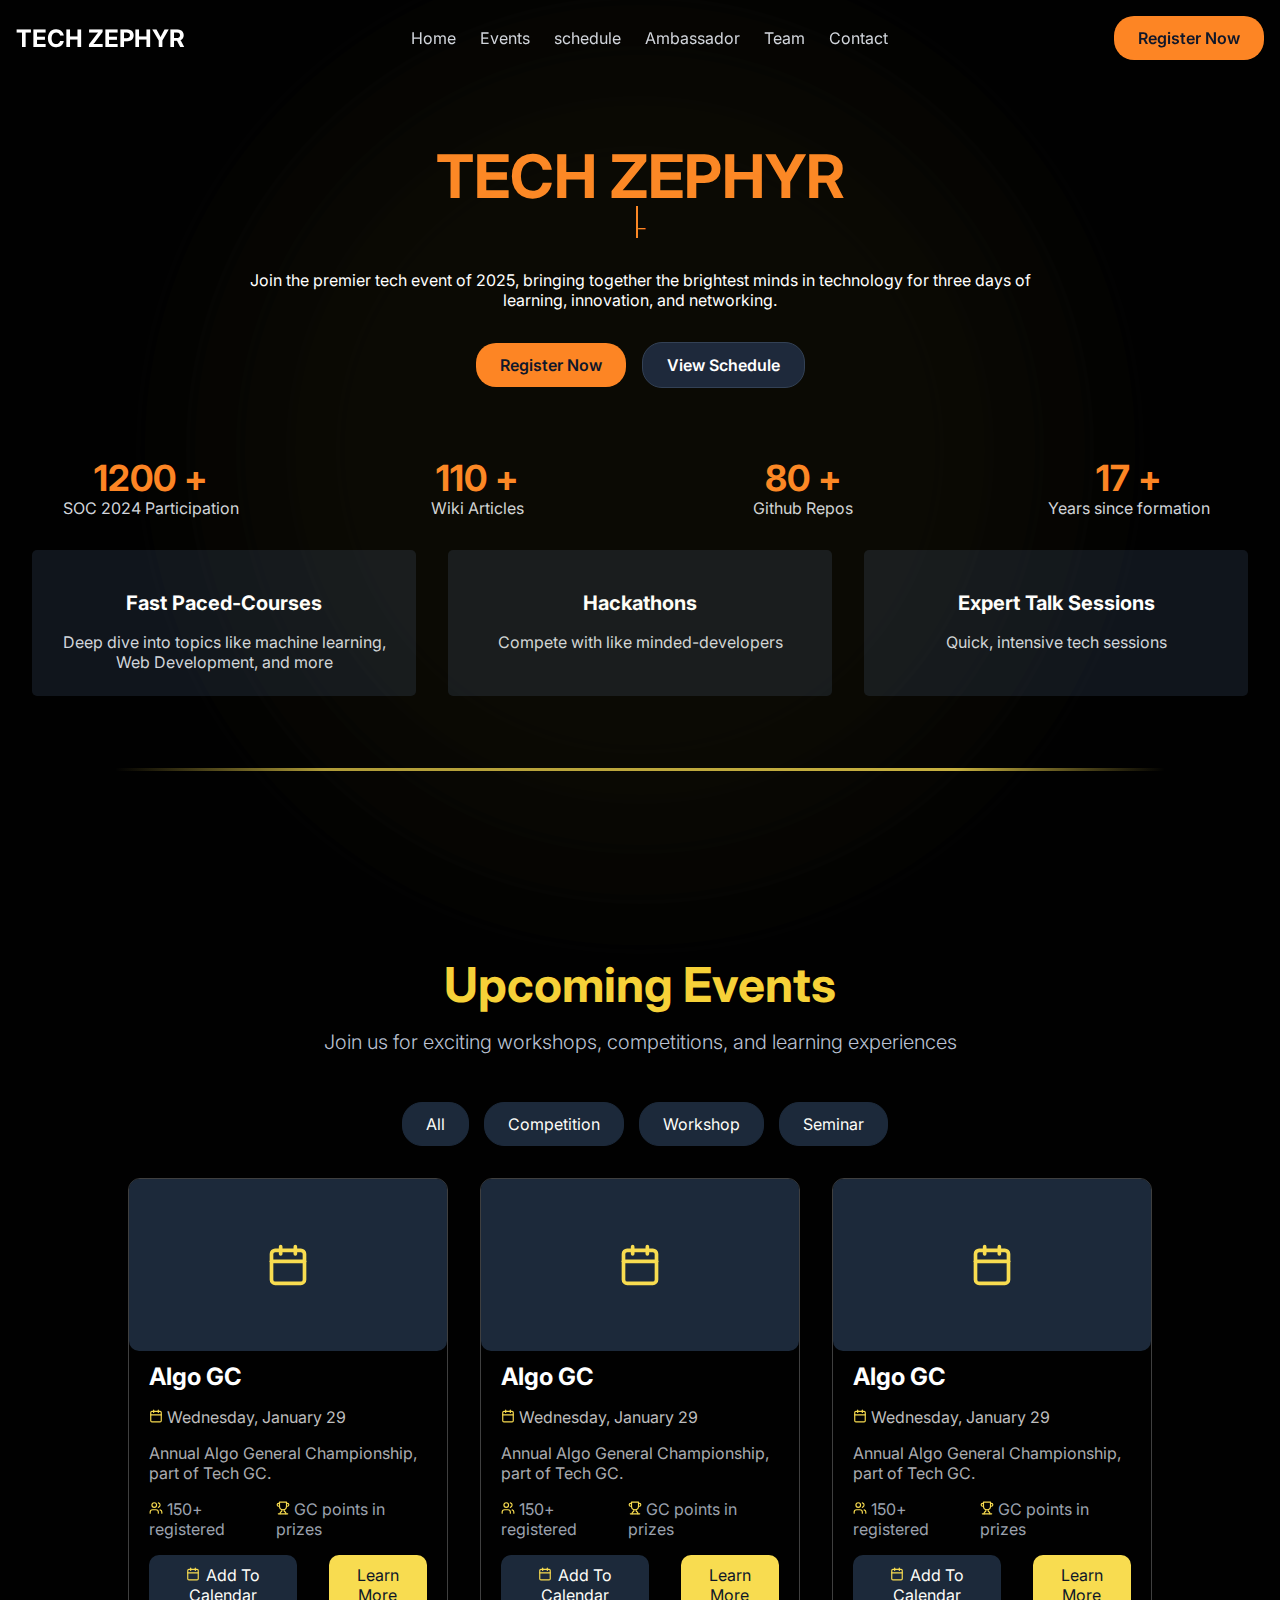
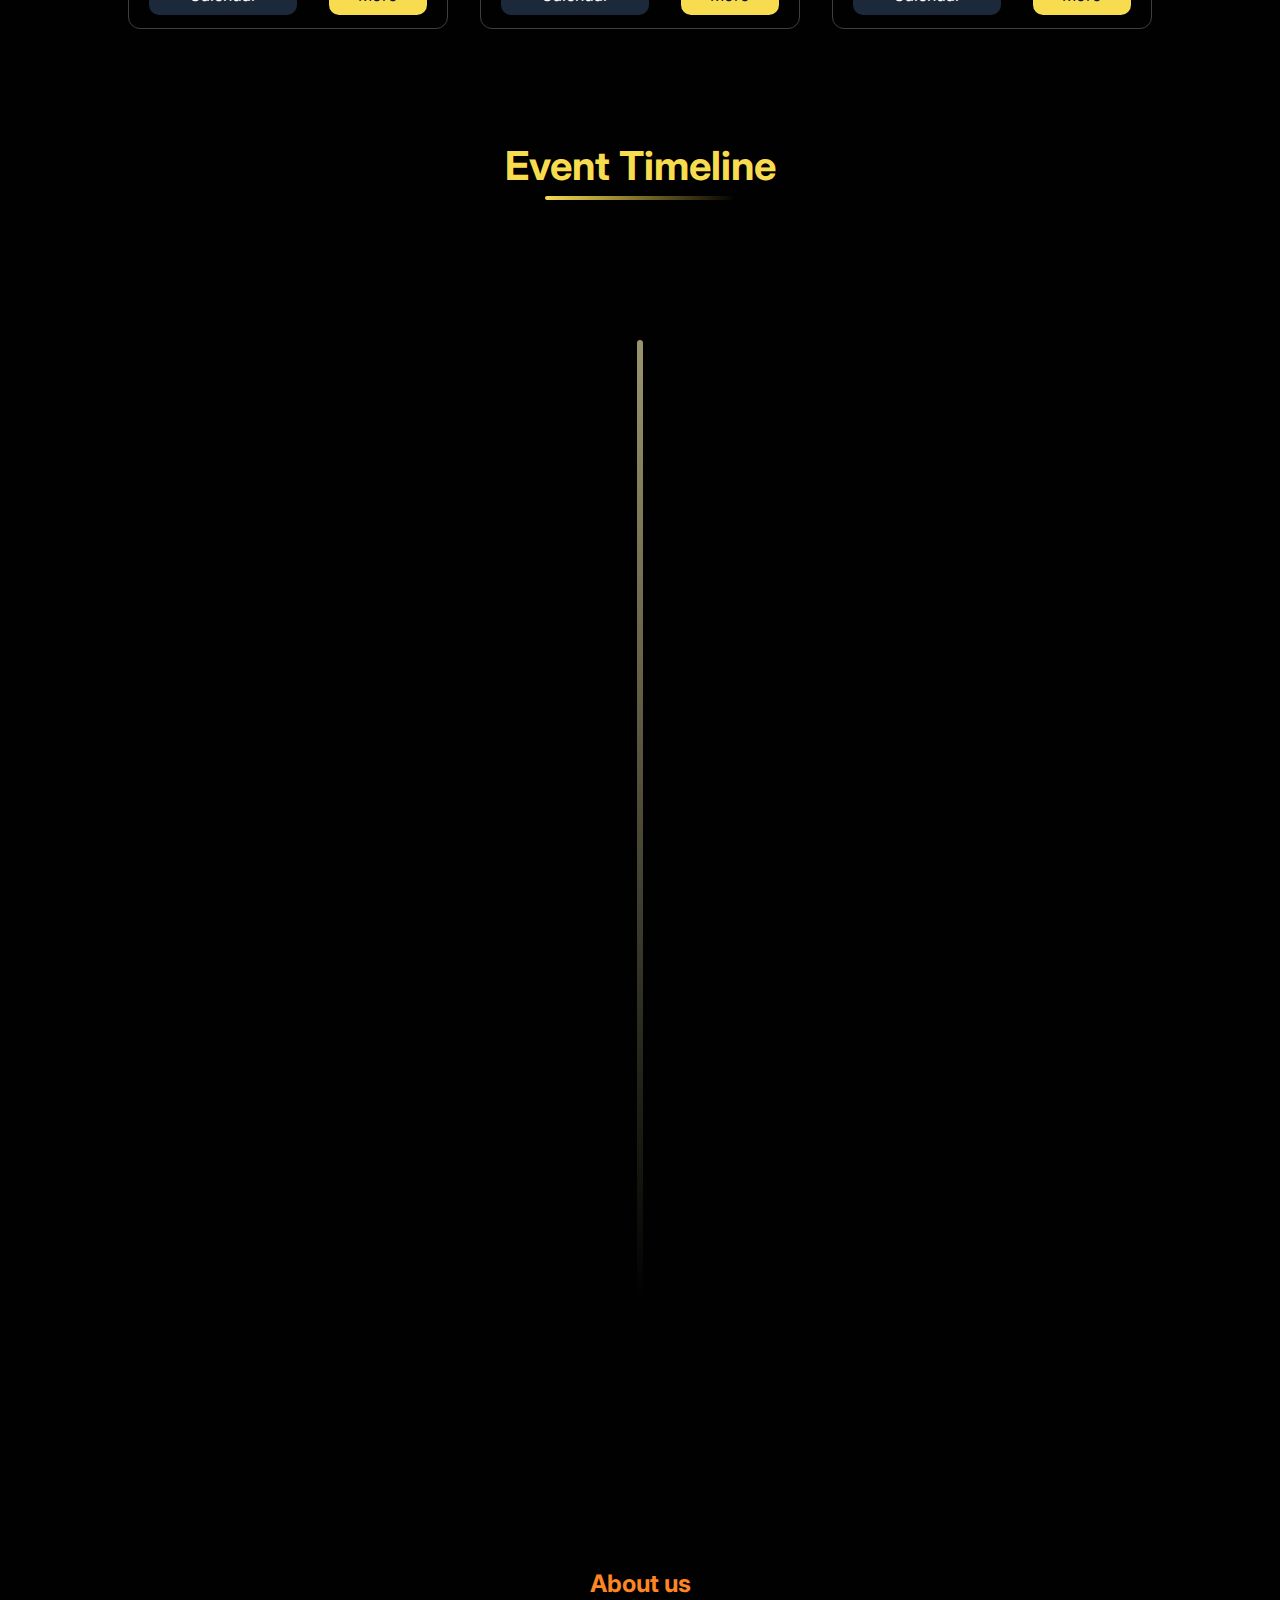
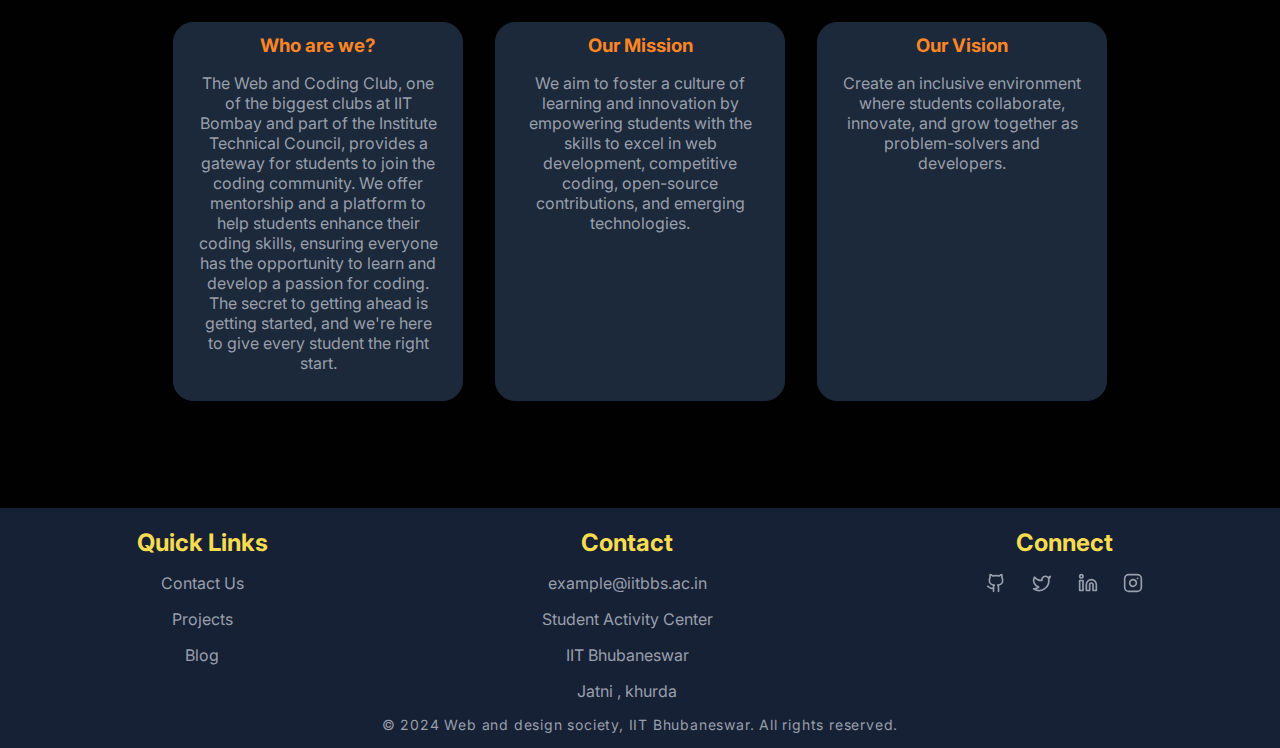
<file: index.html>
<!DOCTYPE html>
<html lang="en">
  <head>
    <meta charset="UTF-8" />
    <meta name="viewport" content="width=device-width, initial-scale=1.0" />
    <title>TECH ZEPHYR</title>
    <link rel="stylesheet" href="styles.css" />
    <link
      href="https://fonts.googleapis.com/css2?family=Inter:wght@300;400;500;600;700&display=swap"
      rel="stylesheet"
    />
    <link
      rel="stylesheet"
      href="https://cdnjs.cloudflare.com/ajax/libs/font-awesome/6.0.0/css/all.min.css"
    />
  </head>
  <body>
    <!-- Header -->
    <header class="navbar">
      <div class="logo"><a href="#">TECH ZEPHYR</a></div>
      <nav class="nav-links" id="navLinks">
        <a href="#">Home</a>
        <a href="#">Events</a>
        <a href="#">schedule</a>
        <a href="./campus.html">Ambassador</a>
        <a href="#">Team</a>
        <a href="#">Contact</a>
      </nav>
      <div class="register-btn">
        <a href="registration.html" class="btn btn-primary">Register Now</a>
      </div>
      <div class="hamburger" id="hamburger">
        <div class="bar"></div>
        <div class="bar"></div>
        <div class="bar"></div>
      </div>
    </header>
    <div class="mainheading">
      <h1>TECH ZEPHYR</h1>
      <div class="anime">
        <span class="typed-text">Where Innovation Meets Inspiration</span>
        <span class="animate-pulse">_</span>
      </div>
      <div class="hero-content">
        <p style="color: white">
          Join the premier tech event of 2025, bringing together the brightest
          minds in technology for three days of learning, innovation, and
          networking.
        </p>
        <div class="hero-buttons">
          <a href="register.html" class="btn btn-primary">Register Now</a>
          <a href="schedule.html" class="btn btn-secondary">View Schedule</a>
        </div>
      </div>
    </div>
    <div class="hero-background">
      <div class="circle circle-1"></div>
      <div class="circle circle-2"></div>
      <div class="circle circle-3"></div>
      <div class="circle circle-4"></div>
      <div class="circle circle-5"></div>
    </div>
    <div class="gridcontainer2">
      <div class="grid2">
        <div class="griditem1">1200 +</div>
        <div class="griditem2">SOC 2024 Participation</div>
      </div>
      <div class="grid2">
        <div class="griditem1">110 +</div>
        <div class="griditem2">Wiki Articles</div>
      </div>
      <div class="grid2">
        <div class="griditem1">80 +</div>
        <div class="griditem2">Github Repos</div>
      </div>
      <div class="grid2">
        <div class="griditem1">17 +</div>
        <div class="griditem2">Years since formation</div>
      </div>
    </div>
    <div class="gridcontainer5">
      <div class="grid5">
        <h3>Fast Paced-Courses</h3>
        <p>
          Deep dive into topics like machine learning, Web Development, and more
        </p>
      </div>
      <div class="grid5">
        <h3>Hackathons</h3>
        <p>Compete with like minded-developers</p>
      </div>
      <div class="grid5">
        <h3>Expert Talk Sessions</h3>
        <p>Quick, intensive tech sessions</p>
      </div>
    </div>

    <hr class="animate-hr" />
    <div class="event">
      <div class="section-1">
        <div class="heading-1">Upcoming Events</div>
        <div class="subheading-1">
          Join us for exciting workshops, competitions, and learning experiences
        </div>
      </div>

      <div class="all-category">
        <div class="card">
          <button>All</button>
        </div>
        <div class="card">
          <button>Competition</button>
        </div>
        <div class="card">
          <button>Workshop</button>
        </div>
        <div class="card">
          <button>Seminar</button>
        </div>
      </div>

      <div class="event-cards">
        <div class="event-card">
          <div class="image">
            <svg
              class="svg"
              xmlns="http://www.w3.org/2000/svg"
              width="44"
              height="44"
              viewBox="0 0 24 24"
              fill="none"
              stroke="currentColor"
              stroke-width="2"
              stroke-linecap="round"
              stroke-linejoin="round"
            >
              <path d="M8 2v4"></path>
              <path d="M16 2v4"></path>
              <rect width="18" height="18" x="3" y="4" rx="2"></rect>
              <path d="M3 10h18"></path>
            </svg>
          </div>
          <div class="content">
            <h2>Algo GC</h2>
            <p class="date">
              <svg
                class="svg"
                xmlns="http://www.w3.org/2000/svg"
                width="14"
                height="14"
                viewBox="0 0 24 24"
                fill="none"
                stroke="currentColor"
                stroke-width="2"
                stroke-linecap="round"
                stroke-linejoin="round"
              >
                <path d="M8 2v4"></path>
                <path d="M16 2v4"></path>
                <rect width="18" height="18" x="3" y="4" rx="2"></rect>
                <path d="M3 10h18"></path>
              </svg>
              Wednesday, January 29
            </p>
            <p class="description">
              Annual Algo General Championship, part of Tech GC.
            </p>
            <div class="points">
              <p>
                <svg
                  class="svg"
                  xmlns="http://www.w3.org/2000/svg"
                  width="14"
                  height="14"
                  viewBox="0 0 24 24"
                  fill="none"
                  stroke="currentColor"
                  stroke-width="2"
                  stroke-linecap="round"
                  stroke-linejoin="round"
                >
                  <path d="M16 21v-2a4 4 0 0 0-4-4H6a4 4 0 0 0-4 4v2"></path>
                  <circle cx="9" cy="7" r="4"></circle>
                  <path d="M22 21v-2a4 4 0 0 0-3-3.87"></path>
                  <path d="M16 3.13a4 4 0 0 1 0 7.75"></path>
                </svg>
                150+ registered
              </p>
              <p>
                <svg
                  class="svg"
                  xmlns="http://www.w3.org/2000/svg"
                  width="14"
                  height="14"
                  viewBox="0 0 24 24"
                  fill="none"
                  stroke="currentColor"
                  stroke-width="2"
                  stroke-linecap="round"
                  stroke-linejoin="round"
                >
                  <path d="M6 9H4.5a2.5 2.5 0 0 1 0-5H6"></path>
                  <path d="M18 9h1.5a2.5 2.5 0 0 0 0-5H18"></path>
                  <path d="M4 22h16"></path>
                  <path
                    d="M10 14.66V17c0 .55-.47.98-.97 1.21C7.85 18.75 7 20.24 7 22"
                  ></path>
                  <path
                    d="M14 14.66V17c0 .55.47.98.97 1.21C16.15 18.75 17 20.24 17 22"
                  ></path>
                  <path d="M18 2H6v7a6 6 0 0 0 12 0V2Z"></path>
                </svg>
                GC points in prizes
              </p>
            </div>
            <div class="functions">
              <button class="calendar">
                <svg
                  class="svg"
                  xmlns="http://www.w3.org/2000/svg"
                  width="14"
                  height="14"
                  viewBox="0 0 24 24"
                  fill="none"
                  stroke="currentColor"
                  stroke-width="2"
                  stroke-linecap="round"
                  stroke-linejoin="round"
                >
                  <path d="M8 2v4"></path>
                  <path d="M16 2v4"></path>
                  <rect width="18" height="18" x="3" y="4" rx="2"></rect>
                  <path d="M3 10h18"></path>
                </svg>
                Add To Calendar
              </button>
              <button class="learn-more">Learn More</button>
            </div>
          </div>
        </div>
        <div class="event-card">
          <div class="image">
            <svg
              class="svg"
              xmlns="http://www.w3.org/2000/svg"
              width="44"
              height="44"
              viewBox="0 0 24 24"
              fill="none"
              stroke="currentColor"
              stroke-width="2"
              stroke-linecap="round"
              stroke-linejoin="round"
            >
              <path d="M8 2v4"></path>
              <path d="M16 2v4"></path>
              <rect width="18" height="18" x="3" y="4" rx="2"></rect>
              <path d="M3 10h18"></path>
            </svg>
          </div>
          <div class="content">
            <h2>Algo GC</h2>
            <p class="date">
              <svg
                class="svg"
                xmlns="http://www.w3.org/2000/svg"
                width="14"
                height="14"
                viewBox="0 0 24 24"
                fill="none"
                stroke="currentColor"
                stroke-width="2"
                stroke-linecap="round"
                stroke-linejoin="round"
              >
                <path d="M8 2v4"></path>
                <path d="M16 2v4"></path>
                <rect width="18" height="18" x="3" y="4" rx="2"></rect>
                <path d="M3 10h18"></path>
              </svg>
              Wednesday, January 29
            </p>
            <p class="description">
              Annual Algo General Championship, part of Tech GC.
            </p>
            <div class="points">
              <p>
                <svg
                  class="svg"
                  xmlns="http://www.w3.org/2000/svg"
                  width="14"
                  height="14"
                  viewBox="0 0 24 24"
                  fill="none"
                  stroke="currentColor"
                  stroke-width="2"
                  stroke-linecap="round"
                  stroke-linejoin="round"
                >
                  <path d="M16 21v-2a4 4 0 0 0-4-4H6a4 4 0 0 0-4 4v2"></path>
                  <circle cx="9" cy="7" r="4"></circle>
                  <path d="M22 21v-2a4 4 0 0 0-3-3.87"></path>
                  <path d="M16 3.13a4 4 0 0 1 0 7.75"></path>
                </svg>
                150+ registered
              </p>
              <p>
                <svg
                  class="svg"
                  xmlns="http://www.w3.org/2000/svg"
                  width="14"
                  height="14"
                  viewBox="0 0 24 24"
                  fill="none"
                  stroke="currentColor"
                  stroke-width="2"
                  stroke-linecap="round"
                  stroke-linejoin="round"
                >
                  <path d="M6 9H4.5a2.5 2.5 0 0 1 0-5H6"></path>
                  <path d="M18 9h1.5a2.5 2.5 0 0 0 0-5H18"></path>
                  <path d="M4 22h16"></path>
                  <path
                    d="M10 14.66V17c0 .55-.47.98-.97 1.21C7.85 18.75 7 20.24 7 22"
                  ></path>
                  <path
                    d="M14 14.66V17c0 .55.47.98.97 1.21C16.15 18.75 17 20.24 17 22"
                  ></path>
                  <path d="M18 2H6v7a6 6 0 0 0 12 0V2Z"></path>
                </svg>
                GC points in prizes
              </p>
            </div>
            <div class="functions">
              <button class="calendar">
                <svg
                  class="svg"
                  xmlns="http://www.w3.org/2000/svg"
                  width="14"
                  height="14"
                  viewBox="0 0 24 24"
                  fill="none"
                  stroke="currentColor"
                  stroke-width="2"
                  stroke-linecap="round"
                  stroke-linejoin="round"
                >
                  <path d="M8 2v4"></path>
                  <path d="M16 2v4"></path>
                  <rect width="18" height="18" x="3" y="4" rx="2"></rect>
                  <path d="M3 10h18"></path>
                </svg>
                Add To Calendar
              </button>
              <button class="learn-more">Learn More</button>
            </div>
          </div>
        </div>
        <div class="event-card">
          <div class="image">
            <svg
              class="svg"
              xmlns="http://www.w3.org/2000/svg"
              width="44"
              height="44"
              viewBox="0 0 24 24"
              fill="none"
              stroke="currentColor"
              stroke-width="2"
              stroke-linecap="round"
              stroke-linejoin="round"
            >
              <path d="M8 2v4"></path>
              <path d="M16 2v4"></path>
              <rect width="18" height="18" x="3" y="4" rx="2"></rect>
              <path d="M3 10h18"></path>
            </svg>
          </div>
          <div class="content">
            <h2>Algo GC</h2>
            <p class="date">
              <svg
                class="svg"
                xmlns="http://www.w3.org/2000/svg"
                width="14"
                height="14"
                viewBox="0 0 24 24"
                fill="none"
                stroke="currentColor"
                stroke-width="2"
                stroke-linecap="round"
                stroke-linejoin="round"
              >
                <path d="M8 2v4"></path>
                <path d="M16 2v4"></path>
                <rect width="18" height="18" x="3" y="4" rx="2"></rect>
                <path d="M3 10h18"></path>
              </svg>
              Wednesday, January 29
            </p>
            <p class="description">
              Annual Algo General Championship, part of Tech GC.
            </p>
            <div class="points">
              <p>
                <svg
                  class="svg"
                  xmlns="http://www.w3.org/2000/svg"
                  width="14"
                  height="14"
                  viewBox="0 0 24 24"
                  fill="none"
                  stroke="currentColor"
                  stroke-width="2"
                  stroke-linecap="round"
                  stroke-linejoin="round"
                >
                  <path d="M16 21v-2a4 4 0 0 0-4-4H6a4 4 0 0 0-4 4v2"></path>
                  <circle cx="9" cy="7" r="4"></circle>
                  <path d="M22 21v-2a4 4 0 0 0-3-3.87"></path>
                  <path d="M16 3.13a4 4 0 0 1 0 7.75"></path>
                </svg>
                150+ registered
              </p>
              <p>
                <svg
                  class="svg"
                  xmlns="http://www.w3.org/2000/svg"
                  width="14"
                  height="14"
                  viewBox="0 0 24 24"
                  fill="none"
                  stroke="currentColor"
                  stroke-width="2"
                  stroke-linecap="round"
                  stroke-linejoin="round"
                >
                  <path d="M6 9H4.5a2.5 2.5 0 0 1 0-5H6"></path>
                  <path d="M18 9h1.5a2.5 2.5 0 0 0 0-5H18"></path>
                  <path d="M4 22h16"></path>
                  <path
                    d="M10 14.66V17c0 .55-.47.98-.97 1.21C7.85 18.75 7 20.24 7 22"
                  ></path>
                  <path
                    d="M14 14.66V17c0 .55.47.98.97 1.21C16.15 18.75 17 20.24 17 22"
                  ></path>
                  <path d="M18 2H6v7a6 6 0 0 0 12 0V2Z"></path>
                </svg>
                GC points in prizes
              </p>
            </div>
            <div class="functions">
              <button class="calendar">
                <svg
                  class="svg"
                  xmlns="http://www.w3.org/2000/svg"
                  width="14"
                  height="14"
                  viewBox="0 0 24 24"
                  fill="none"
                  stroke="currentColor"
                  stroke-width="2"
                  stroke-linecap="round"
                  stroke-linejoin="round"
                >
                  <path d="M8 2v4"></path>
                  <path d="M16 2v4"></path>
                  <rect width="18" height="18" x="3" y="4" rx="2"></rect>
                  <path d="M3 10h18"></path>
                </svg>
                Add To Calendar
              </button>
              <button class="learn-more">Learn More</button>
            </div>
          </div>
        </div>
      </div>

      <div class="timeline-section">
        <div class="heading-2">
          <h2>Event Timeline</h2>
          <div class="timeline">
            <div class="container left-container">
              <div class="circle"></div>
              <div class="text-box">
                <h2>Alphabet Inc.</h2>
                <small>2018-2019</small>
                <p>
                  The success of every website depends on search engine
                  optimization and digital marketing strategy. If you are on
                  first page of all major search...
                </p>
                <span class="left-container-arrow"></span>
              </div>
            </div>
            <div class="container right-container">
              <div class="circle"></div>
              <div class="text-box">
                <h2>Amazon Inc.</h2>
                <small>2018-2025</small>
                <p>
                  The success of every website depends on search engine
                  optimization and digital marketing strategy. If you are on
                  first page of all major search...
                </p>
                <span class="right-container-arrow"></span>
              </div>
            </div>
            <div class="container left-container">
              <div class="circle"></div>
              <div class="text-box">
                <h2>Microsoft Corp.</h2>
                <small>2019-2021</small>
                <p>
                  The success of every website depends on search engine
                  optimization and digital marketing strategy. If you are on
                  first page of all major search...
                </p>
                <span class="left-container-arrow"></span>
              </div>
            </div>
            <div class="container right-container">
              <div class="circle"></div>
              <div class="text-box">
                <h2>Apple Inc.</h2>
                <small>2021-Present</small>
                <p>
                  The success of every website depends on search engine
                  optimization and digital marketing strategy. If you are on
                  first page of all major search...
                </p>
                <span class="right-container-arrow"></span>
              </div>
            </div>
          </div>
        </div>
      </div>

      <hr />

      <div class="mainbox">
        <h2 class="cardheading">About us</h2>
        <div class="cardcontainer">
          <div class="card">
            <h3>Who are we?</h3>
            <p class="carditem">
              The Web and Coding Club, one of the biggest clubs at IIT Bombay
              and part of the Institute Technical Council, provides a gateway
              for students to join the coding community. We offer mentorship and
              a platform to help students enhance their coding skills, ensuring
              everyone has the opportunity to learn and develop a passion for
              coding. The secret to getting ahead is getting started, and
              we&apos;re here to give every student the right start.
            </p>
          </div>
          <div class="card">
            <h3>Our Mission</h3>
            <p class="carditem">
              We aim to foster a culture of learning and innovation by
              empowering students with the skills to excel in web development,
              competitive coding, open-source contributions, and emerging
              technologies.
            </p>
          </div>
          <div class="card">
            <h3>Our Vision</h3>
            <p class="carditem">
              Create an inclusive environment where students collaborate,
              innovate, and grow together as problem-solvers and developers.
            </p>
          </div>
        </div>
      </div>
      <hr />

      <footer>
        <div class="footer">
          <div class="left">
            <h2>Quick Links</h2>
            <ul class="footer-left-ul">
              <li>Contact Us</li>
              <li>Projects</li>
              <li>Blog</li>
            </ul>
          </div>

          <div class="center">
            <h2>Contact</h2>
            <ul class="footer-left-ul">
              <li>example@iitbbs.ac.in</li>
              <li>Student Activity Center</li>
              <li>IIT Bhubaneswar</li>
              <li>Jatni , khurda</li>
            </ul>
          </div>

          <div class="right">
            <h2>Connect</h2>
            <ul>
              <li>
                <svg
                  class="svg github"
                  xmlns="http://www.w3.org/2000/svg"
                  width="20"
                  height="20"
                  viewBox="0 0 24 24"
                  fill="none"
                  stroke="currentColor"
                  stroke-width="2"
                  stroke-linecap="round"
                  stroke-linejoin="round"
                >
                  <path
                    d="M15 22v-4a4.8 4.8 0 0 0-1-3.5c3 0 6-2 6-5.5.08-1.25-.27-2.48-1-3.5.28-1.15.28-2.35 0-3.5 0 0-1 0-3 1.5-2.64-.5-5.36-.5-8 0C6 2 5 2 5 2c-.3 1.15-.3 2.35 0 3.5A5.403 5.403 0 0 0 4 9c0 3.5 3 5.5 6 5.5-.39.49-.68 1.05-.85 1.65-.17.6-.22 1.23-.15 1.85v4"
                  ></path>
                  <path d="M9 18c-4.51 2-5-2-7-2"></path>
                </svg>
              </li>
              <li>
                <svg
                  class="svg twitter"
                  xmlns="http://www.w3.org/2000/svg"
                  width="20"
                  height="20"
                  viewBox="0 0 24 24"
                  fill="none"
                  stroke="currentColor"
                  stroke-width="2"
                  stroke-linecap="round"
                  stroke-linejoin="round"
                >
                  <path
                    d="M22 4s-.7 2.1-2 3.4c1.6 10-9.4 17.3-18 11.6 2.2.1 4.4-.6 6-2C3 15.5.5 9.6 3 5c2.2 2.6 5.6 4.1 9 4-.9-4.2 4-6.6 7-3.8 1.1 0 3-1.2 3-1.2z"
                  ></path>
                </svg>
              </li>
              <li>
                <svg
                  class="svg twitter"
                  xmlns="http://www.w3.org/2000/svg"
                  width="20"
                  height="20"
                  viewBox="0 0 24 24"
                  fill="none"
                  stroke="currentColor"
                  stroke-width="2"
                  stroke-linecap="round"
                  stroke-linejoin="round"
                >
                  <path
                    d="M16 8a6 6 0 0 1 6 6v7h-4v-7a2 2 0 0 0-2-2 2 2 0 0 0-2 2v7h-4v-7a6 6 0 0 1 6-6z"
                  ></path>
                  <rect width="4" height="12" x="2" y="9"></rect>
                  <circle cx="4" cy="4" r="2"></circle>
                </svg>
              </li>
              <li>
                <svg
                  class="svg instagram"
                  xmlns="http://www.w3.org/2000/svg"
                  width="20"
                  height="20"
                  viewBox="0 0 24 24"
                  fill="none"
                  stroke="currentColor"
                  stroke-width="2"
                  stroke-linecap="round"
                  stroke-linejoin="round"
                >
                  <rect width="20" height="20" x="2" y="2" rx="5" ry="5"></rect>
                  <path
                    d="M16 11.37A4 4 0 1 1 12.63 8 4 4 0 0 1 16 11.37z"
                  ></path>
                  <line x1="17.5" x2="17.51" y1="6.5" y2="6.5"></line>
                </svg>
              </li>
            </ul>
          </div>
        </div>
        <div class="copy-right">
          &copy; 2024 Web and design society, IIT Bhubaneswar. All rights
          reserved.
        </div>
      </footer>
    </div>
    <!-- about us will come here -->

    <script src="script.js"></script>
  </body>
</html>
</file>
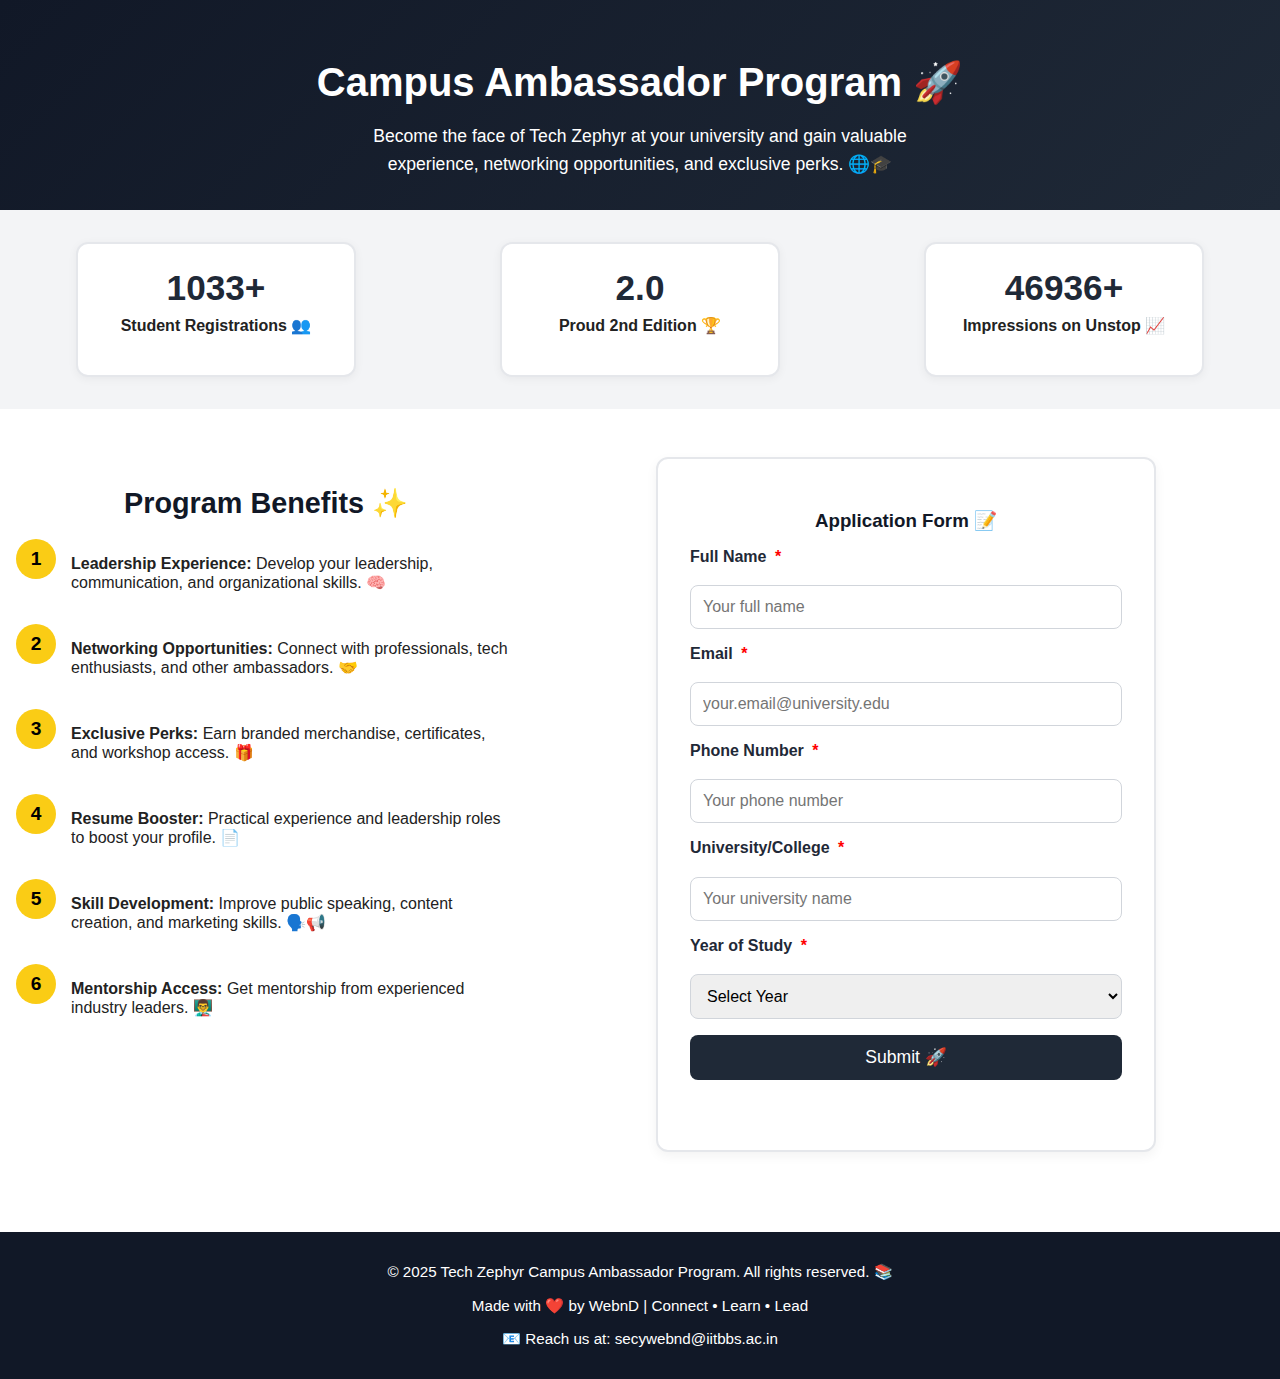
<file: campus.html>
<!DOCTYPE html>
<html lang="en">
  <head>
    <meta charset="UTF-8" />
    <meta name="viewport" content="width=device-width, initial-scale=1.0" />
    <title>Campus Ambassador Program</title>
    <link rel="stylesheet" href="campusCSS.css" />
  </head>
  <body>
    <header>
      <h1>Campus Ambassador Program 🚀</h1>
      <p>
        Become the face of Tech Zephyr at your university and gain valuable
        experience, networking opportunities, and exclusive perks. 🌐🎓
      </p>
    </header>

    <section class="stats">
      <div class="stat-card">
        <h2 id="studentsCount">0+</h2>
        <p>Student Registrations 👥</p>
      </div>
      <div class="stat-card">
        <h2 id="editionCount">1</h2>
        <p>Proud 2nd Edition 🏆</p>
      </div>
      <div class="stat-card">
        <h2 id="impressionsCount">0+</h2>
        <p>Impressions on Unstop 📈</p>
      </div>
    </section>

    <section class="main-section">
      <div class="benefits">
        <h3>Program Benefits ✨</h3>
        <div class="benefit-point">
          <div class="number-circle">1</div>
          <p>
            <strong>Leadership Experience:</strong> Develop your leadership,
            communication, and organizational skills. 🧠
          </p>
        </div>
        <div class="benefit-point">
          <div class="number-circle">2</div>
          <p>
            <strong>Networking Opportunities:</strong> Connect with
            professionals, tech enthusiasts, and other ambassadors. 🤝
          </p>
        </div>
        <div class="benefit-point">
          <div class="number-circle">3</div>
          <p>
            <strong>Exclusive Perks:</strong> Earn branded merchandise,
            certificates, and workshop access. 🎁
          </p>
        </div>
        <div class="benefit-point">
          <div class="number-circle">4</div>
          <p>
            <strong>Resume Booster:</strong> Practical experience and leadership
            roles to boost your profile. 📄
          </p>
        </div>
        <div class="benefit-point">
          <div class="number-circle">5</div>
          <p>
            <strong>Skill Development:</strong> Improve public speaking, content
            creation, and marketing skills. 🗣️📢
          </p>
        </div>
        <div class="benefit-point">
          <div class="number-circle">6</div>
          <p>
            <strong>Mentorship Access:</strong> Get mentorship from experienced
            industry leaders. 👨‍🏫
          </p>
        </div>
      </div>

      <div class="form-container">
        <h3>Application Form 📝</h3>
        <form id="caForm">
          <label>Full Name <span class="required">*</span></label>
          <input
            type="text"
            name="fullName"
            placeholder="Your full name"
            required
          />

          <label>Email <span class="required">*</span></label>
          <input
            type="email"
            name="email"
            placeholder="your.email@university.edu"
            required
          />

          <label>Phone Number <span class="required">*</span></label>
          <input
            type="text"
            name="phone"
            placeholder="Your phone number"
            required
          />

          <label>University/College <span class="required">*</span></label>
          <input
            type="text"
            name="university"
            placeholder="Your university name"
            required
          />

          <label>Year of Study <span class="required">*</span></label>
          <select name="year" required>
            <option value="">Select Year</option>
            <option value="1">1st Year</option>
            <option value="2">2nd Year</option>
            <option value="3">3rd Year</option>
            <option value="4">4th Year</option>
          </select>

          <button type="submit">Submit 🚀</button>
          <p id="uploadStatus"></p>
        </form>
      </div>
    </section>

    <footer>
      <p>
        © 2025 Tech Zephyr Campus Ambassador Program. All rights reserved. 📚
      </p>
      <p>Made with ❤️ by WebnD | Connect • Learn • Lead</p>
      <p>📧 Reach us at: secywebnd@iitbbs.ac.in</p>
    </footer>

    <script src="campusJS.js"></script>
  </body>
</html>
</file>
<file: styles.css>
:root {
  --primary-color: #fd8524;
  --primary-dark: #e6c200;
  --primary-light: #ffe066;
  --dark-blue: #0f172a;
  --slate-900: #0f172a;
  --slate-800: #1e293b;
  --slate-700: #334155;
  --slate-600: #475569;
  --slate-500: #64748b;
  --slate-400: #94a3b8;
  --slate-300: #cbd5e1;
  --slate-200: #e2e8f0;
  --slate-100: #f1f5f9;
  --slate-50: #f8fafc;
  --white: #ffffff;
  --red-500: #ef4444;
  --green-500: #10b981;
}
* {
  margin: 0;
  padding: 0;
  box-sizing: border-box;
  font-family: "Inter", -apple-system, BlinkMacSystemFont, sans-serif;
}

html {
  scroll-behavior: smooth;
  height: 100%;
  overflow-y: auto;
}

body {
  background-color: #010101;
  /* background: linear-gradient(135deg, #010101, #1f2937); */
  color: #333333;
}

/* Header Styles */
.navbar {
  background-color: none;
  color: white;
  padding: 1rem 2rem;
  display: flex;
  justify-content: space-between;
  align-items: center;
  position: sticky;
  top: 0;
  z-index: 1000;
  padding: 1rem;
  transition: all 0.5s ease-in-out;
}

.logo a {
  color: white;
  text-decoration: none;
  font-size: 1.5rem;
  font-weight: bold;
}

.nav-links {
  display: flex;
  gap: 1.5rem;
  color: #d1d5db;
}

.nav-links a {
  /* color: white; */
  text-decoration: none;
  font-size: 1rem;
}

.nav-links a:hover {
  color: var(--primary-color);
}

.hamburger {
  display: none;
  flex-direction: column;
  cursor: pointer;
  gap: 5px;
}

.hamburger .bar {
  width: 25px;
  height: 3px;
  background-color: white;
  transition: 0.3s;
}

/* Mobile styles */
@media (max-width: 768px) {
  .nav-links {
    position: absolute;
    top: 70px;
    right: 0;
    background-color: #111827d4;
    backdrop-filter: blur(10px);
    /* border-bottom: 2px solid #4a6292b7; */
    flex-direction: column;
    width: 100%;
    text-align: center;
    max-height: 0;
    overflow: hidden;
    transition: max-height 0.4s ease-in-out;
  }

  .nav-links.open {
    max-height: 500px;
  }

  .hamburger {
    display: flex;
  }

  .register-btn {
    display: none;
  }
}
.mainbox {
  position: relative;
}
.cardcontainer {
  display: flex;
  flex-wrap: wrap;
  gap: 2rem;
  justify-content: center;
  padding: 1.5rem;
}
.card {
  background-color: #1f293780;
  overflow: hidden;
  max-width: 290px;
  border-radius: 1rem;
  padding: 1.5rem;
}
h3 {
  color: var(--primary-color);
  text-align: center;
  align-items: center;
  justify-content: center;
}
.card p {
  color: #989fab;
  text-align: center;
  align-items: center;
  justify-content: center;
  margin: 1rem 0;
}
.cardheading {
  color: var(--primary-color);
  text-align: center;
  align-items: center;
  justify-content: center;
}
.gridcontainer3 {
  display: grid;
  grid-template-columns: 1fr;
  gap: 2rem;
  margin-left: auto;
  margin-right: auto;
  width: 100%;
  padding-bottom: 0.25rem;
  padding-top: 0.25rem;
  padding-left: 0.75rem;
  padding-right: 0.75rem;
  background-color: #1f293780;
  margin-top: 60px;
}
.heading1 {
  display: flex;
  justify-content: space-between;
}
.flexbox {
  display: flex;
  gap: 0.5rem;
}
.grid3 select {
  background-color: rgb(17 24 39 / var(--tw-bg-opacity, 1));
  color: #0066cc;
}
.grid3 button {
  background-color: rgb(17 24 39 / var(--tw-bg-opacity, 1));
  color: #0066cc;
}
.grid3 textbox {
  color: #22d3ee;
  width: 100%;
  resize: vertical;
  margin-bottom: 1rem;
}
.gridcontainer2 {
  margin-top: 70px;
  gap: 1.5rem;
  display: grid;
  grid-template-columns: 1fr;
  z-index: 10;
}
.grid2 {
  border-color: #e5e7eb;
  align-items: center;
  text-align: center;
  justify-content: center;
}
.griditem2 {
  color: rgb(209 213 219 / var(--tw-text-opacity, 1));
}
.griditem1 {
  color: var(--primary-color);
  font-weight: 700;
  font-size: 2.25rem;
  line-height: 2.5rem;
}
.gridcontainer5 {
  gap: 2rem;
  display: grid;
  grid-template-columns: 1fr;
  padding: 2rem;
  z-index: 10;
}
.grid5 p {
  color: rgb(209 213 219 / var(--tw-text-opacity, 1));
}
.grid5 h3 {
  font-weight: 700;
  font-size: 1.25rem;
  line-height: 1.75rem;
  color: #ffffff;
  padding: 15px;
}
.grid5 {
  background-color: #1f293780;
  padding: 1.5rem;
  border-radius: 5px;
  border-color: #06b6d433;
  text-align: center;
  align-items: center;
  justify-content: center;
}
h1 {
  margin-top: 70px;
  border-top: 10px;
  color: var(--primary-color);
  font-size: 3.75rem;
  line-height: 1;
  align-self: center;
  text-align: center;
  justify-content: center;
}
span {
  color: rgb(34 211 238 / var(--tw-text-opacity, 1));
  font-size: 1rem;
  line-height: 2rem;
  animation: pulse 2s cubic-bezier(0.4, 0, 0.6, 1) infinite;
  align-self: center;
  text-align: center;
  justify-content: center;
}
.animate-pulse {
  animation: pulse 2s cubic-bezier(0.4, 0, 0.6, 1) infinite;
  align-self: center;
  text-align: center;
  justify-content: center;
  color: var(--primary-color);
}
.anime {
  display: flex;
  justify-content: center;
  align-items: center;
  color: var(--primary-color);
  font-family: "Courier New", monospace;
  font-size: 2.5rem;
  overflow: hidden;
}
.typed-text {
  display: inline-block;
  white-space: nowrap;
  border-right: 2px solid var(--primary-color);
  width: 0;
  overflow: hidden;
  animation: typing 3s steps(22, end) infinite, blink 2s step-end infinite;
  color: var(--primary-color);
}
@keyframes typing {
  0% {
    width: 0;
  }
  100% {
    width: 32ch;
  }
}

main {
  padding-bottom: 2rem;
  padding-top: 2rem;
  padding-left: 1rem;
  padding-right: 1rem;
}

/* Footer */

footer {
  flex-direction: grid;
  text-align: center;
  background-color: #172136;
  color: #989fab;
}
footer h2 {
  color: #f8dc50;
  display: block;
  font-size: 1.5em;
  margin-block-start: 0.83em;
  margin-inline-start: 0px;
  margin-inline-end: 0px;
  font-weight: bold;
}
.copy-right {
  color: #989fab;
  text-align: center;
  font-size: 14px;
  letter-spacing: 0.8px;
  padding: 15px;
}
.social-link {
  color: #989fab;
}

.gridcontainer4 {
  display: grid;
  grid-template-columns: 1fr;
  gap: 2rem;
  margin-left: auto;
  margin-right: auto;
  width: 100%;
  padding: 15px;
}
.grid4 {
  align-items: left;
}
ul {
  list-style-type: none;
}
/* Responsive Styles */
@media (max-width: 1024px) {
  .hero-title {
    font-size: 48px;
  }

  .hero-subtitle {
    font-size: 16px;
  }

  .about-content {
    gap: 40px;
  }

  .contact-content {
    flex-direction: column;
  }
}

@media (max-width: 768px) {
  .header-container {
    padding: 0 24px;
  }
}

@media (min-width: 768px) {
  .gridcontainer4 {
    grid-template-columns: repeat(4, minmax(0, 1fr));
    align-items: center;
    justify-content: center;
    text-align: center;
  }
}
@media (min-width: 768px) {
  .gridcontainer2 {
    grid-template-columns: repeat(4, minmax(0, 1fr));
  }
}
@media (min-width: 768px) {
  .gridcontainer5 {
    grid-template-columns: repeat(3, minmax(0, 1fr));
  }
}

nav ul {
  display: none;
  position: absolute;
  top: 80px;
  left: 0;
  width: 100%;
  background-color: white;
  flex-direction: column;
  padding: 20px 0;
  box-shadow: 0 10px 20px rgba(0, 0, 0, 0.1);
}

nav ul.show {
  display: flex;
}

nav ul li {
  margin: 0;
  padding: 10px 24px;
}

nav ul li a {
  display: block;
}

.mobile-menu-btn {
  display: block;
}

.hero {
  height: auto;
  padding: 100px 0 80px;
}

.hero-container {
  flex-direction: column;
  text-align: center;
  padding: 0 24px;
}

.hero-content {
  padding-right: 0;
  margin-bottom: 60px;
  max-width: 100%;
}

.hero-buttons {
  display: flex;
  justify-content: center;
}

.hero-title {
  font-size: 40px;
}

.hero-subtitle {
  margin-left: auto;
  margin-right: auto;
}

.about-content {
  flex-direction: column;
}

.about-image {
  margin-top: 40px;
}

.section-title {
  font-size: 36px;
  margin-bottom: 50px;
}

.events-grid,
.projects-grid,
.team-grid {
  grid-template-columns: 1fr;
}

@media (max-width: 480px) {
  .header-container {
    padding: 0 16px;
  }

  .logo img {
    height: 36px;
    margin-right: 8px;
  }

  .logo-text {
    font-size: 18px;
  }

  .hero-title {
    font-size: 32px;
  }

  .hero-buttons {
    flex-direction: column;
    gap: 12px;
  }

  .btn {
    width: 100%;
    text-align: center;
  }

  .section {
    padding: 80px 0;
  }

  .section-container {
    padding: 0 16px;
  }

  .section-title {
    font-size: 30px;
  }

  .footer-links {
    flex-direction: column;
    gap: 15px;
  }

  .gridcontainer4 {
    max-width: 480px;
  }
}

body {
  background-color: #010101;
  font-family: Arial, Helvetica, sans-serif;
}

.heading-1 {
  /* color: #2dacf1; */
  /* color: #f1f1f1; */
  color: #f6d138;
  font-weight: 700;
  font-size: 3rem;
}

.subheading-1 {
  /* color: #d1d5db; */
  color: #bac1d3;
  font-size: 1.25rem;
  font-weight: 300;
}

.section-1 {
  display: flex;
  flex-direction: column;
  align-items: center;
  justify-content: center;
  padding-top: 9rem;
  gap: 1rem;
  text-align: center;
  margin: 0 5px;
}

.all-category {
  margin-top: 3rem;
  display: flex;
  align-items: center;
  justify-content: center;
  gap: 15px;
  margin-left: 10px;
}

.card {
  border: 1px solid #1c293a;
  background-color: #1c293a;
  box-sizing: border-box;
  padding: 11px 23px;
  border-radius: 20px;
  color: #fdfdf8;
  font-size: 16px;
  cursor: pointer;
}

.card:hover {
  animation: changeBackground 0.3s ease forwards;
}

@keyframes changeBackground {
  from {
    background-color: #1c293a;
  }

  to {
    background-color: #747b957a;
  }
}

.select {
  background-color: #06b6d4;
}

@media (max-width: 488px) {
  .all-category {
    flex-direction: row;
    align-items: flex-start;
    justify-content: flex-start;
    overflow: auto;
    -webkit-overflow-scrolling: touch;
    scrollbar-width: none;
  }
}

button {
  all: unset;
  cursor: pointer;
}

.event-cards {
  margin: 2rem 10vw;
  display: flex;
  align-items: center;
  gap: 2rem;
}

@media (max-width: 1170px) {
  .event-cards {
    flex-direction: column;
  }
}

@media (max-width: 760px) {
  .event-cards {
    grid-template-columns: 1fr;
  }
}

@media (max-width: 590px) {
  .event-cards {
    grid-template-columns: 1fr;
    margin: 2rem 1.5vw;
  }
}

.event-card {
  border: 1px solid #3f3f3f;
  border-radius: 0.75rem;
}

.svg {
  /* color: #22d3ee;  */
  color: #f8dc50;
}

.image {
  display: flex;
  align-items: center;
  justify-content: center;
  background-color: #1c293a;
  padding: 4rem 2rem;
  border-radius: 10px;
}

.content {
  padding: 3px 20px;
}

.content > h2 {
  color: white;
}

.content > .date {
  /* color: #67e8f9; */
  color: rgb(190, 190, 190);
  margin: 1rem 0;
}
.content h2 {
  margin: 0.5rem 0;
}

.content > .description {
  color: #aaacb0;
  margin: 1rem 0;
}

.content > .points {
  display: flex;
  color: #9ba2ae;
  justify-content: space-between;
  margin: 1rem 0;
}

.functions {
  display: flex;
  justify-content: space-between;
  gap: 2rem;
  margin-bottom: 10px;
  text-align: center;
}

.functions > .calendar > svg {
  margin-right: 2px;
}

.functions > .calendar {
  /* color: #21cee9; */
  /* background-color: #153f50; */
  background-color: #1c293a;
  color: #fdfdf8;
  border-radius: 10px;
  padding: 10px 15px;
}

.functions > .learn-more {
  /* background-color: #06b6d4;
    color: #ffffff; */
  background-color: #f8dc50;
  color: #0d1628;
  padding: 10px 15px;
  border-radius: 10px;
}

/* ///////////////////////////////////////////////////////////////////////////////////////////////*/

/* Font Awesome for icons */

.timeline-section {
  font-family: "Poppins", sans-serif;
  /* background: linear-gradient(135deg, #f8fafc 0%, #f1f5f9 100%); */
  padding: 60px 0;
}

.heading-2 {
  text-align: center;
  padding: 20px 0;
}

.heading-2 > h2 {
  /* color: #22d3ee; */
  color: #f8dc50;
  font-weight: 700;
  font-size: 2.5rem;
  margin-bottom: 50px;
  position: relative;
  display: inline-block;
  text-shadow: 0 2px 4px rgba(0, 0, 0, 0.1);
}

.heading-2 > h2::after {
  content: "";
  position: absolute;
  width: 70%;
  height: 4px;
  /* background: linear-gradient(90deg, #22d3ee, transparent); */
  background: linear-gradient(90deg, #f8dc50, transparent);
  bottom: -10px;
  left: 15%;
  border-radius: 2px;
  animation: underlineGrow 1.5s ease-out forwards;
}

@keyframes underlineGrow {
  from {
    width: 0;
    opacity: 0;
  }

  to {
    width: 70%;
    opacity: 1;
  }
}

.timeline {
  position: relative;
  max-width: 1200px;
  margin: 100px auto;
}

.container {
  padding: 10px 50px;
  position: relative;
  width: 50%;
  opacity: 0;
  transition: all 0.5s ease;
  box-sizing: border-box;
}

.container.show {
  animation: fadeInUp 4.8s cubic-bezier(0.175, 0.885, 0.32, 1.275) forwards;
}

@keyframes fadeInUp {
  0% {
    opacity: 0;
    transform: translateY(80px);
  }

  100% {
    opacity: 1;
    transform: translateY(0);
  }
}

/* Container positioning */
.left-container {
  left: 0;
  transform: translateX(-50%);
}

.right-container {
  left: 50%;
  transform: translateX(-50%);
}

.text-box {
  padding: 30px;
  background: linear-gradient(135deg, #ffffff, #f8fafc);
  position: relative;
  border-radius: 16px;
  font-size: 16px;
  box-shadow: 0 10px 30px rgba(0, 0, 0, 0.08);
  transition: all 0.4s cubic-bezier(0.25, 0.8, 0.25, 1);
  border: 1px solid rgba(255, 255, 255, 0.5);
  backdrop-filter: blur(5px);
}

.text-box:hover {
  transform: translateY(-8px);
  box-shadow: 0 15px 35px rgba(0, 0, 0, 0.12);
  background: linear-gradient(135deg, #ffffff, #f0f9ff);
}

.text-box h2 {
  /* color: #0e7490; */
  color: black;
  margin-bottom: 10px;
  font-size: 1.5rem;
  font-weight: 600;
}

.text-box small {
  display: inline-block;
  margin-bottom: 15px;
  color: #64748b;
  font-weight: 500;
  background: rgba(6, 182, 212, 0.1);
  padding: 4px 10px;
  border-radius: 20px;
}

.text-box p {
  color: #475569;
  line-height: 1.7;
  margin-bottom: 0;
}

/* Circle positioning */
.circle {
  width: 25px;
  height: 25px;
  border-radius: 50%;
  background: #f8dc50;
  /* Base color */
  border: 5px solid #5b5949;
  /* Harmonized soft yellow */
  box-shadow: 0 0 0 4px #fff3a6b0;
  /* Warm translucent glow */
  position: absolute;
  z-index: 10;
  top: 32px;
  transition: all 0.4s cubic-bezier(0.68, -0.55, 0.265, 1.55);
}

.left-container .circle {
  right: -17px;
}

.right-container .circle {
  left: -1px;
  transform: translateX(-50%);
}

.container:hover .circle {
  transform: scale(1.3);
  box-shadow: 0 0 0 8px rgba(255, 179, 71, 0.25);
  /* Soft orange glow */
  background: #f8dc50;
}

.right-container:hover .circle {
  transform: scale(1.3) translateX(-40%);
  /* Adjusted for right containers */
}

.timeline::after {
  content: "";
  position: absolute;
  width: 6px;
  height: 100%;
  /* background: linear-gradient(to bottom, #06b6d4, #22d3ee, #67e8f9, transparent); */
  background: linear-gradient(
    to bottom,
    rgba(255, 248, 184, 0.6),
    rgba(255, 248, 184, 0.4),
    rgba(255, 248, 184, 0.2),
    transparent
  );

  top: 0;
  left: 50%;
  margin-left: -3px;
  z-index: 1;
  border-radius: 3px;
  animation: lineGrow 4.5s ease-out forwards;
}

@keyframes lineGrow {
  from {
    height: 0;
  }

  to {
    height: 100%;
  }
}

/* Arrow positioning */
.left-container-arrow {
  height: 0;
  width: 0;
  position: absolute;
  top: 28px;
  z-index: 1;
  border-top: 15px solid transparent;
  border-bottom: 15px solid transparent;
  border-left: 15px solid #f8fafc;
  right: -15px;
  filter: drop-shadow(2px 0 2px rgba(0, 0, 0, 0.1));
  transition: all 0.3s ease;
}

.right-container-arrow {
  height: 0;
  width: 0;
  position: absolute;
  top: 28px;
  z-index: 1;
  border-top: 15px solid transparent;
  border-bottom: 15px solid transparent;
  border-right: 15px solid #f8fafc;
  left: -15px;
  filter: drop-shadow(-2px 0 2px rgba(0, 0, 0, 0.1));
  transition: all 0.3s ease;
}

.container:hover .left-container-arrow,
.container:hover .right-container-arrow {
  transform: translateX(3px);
}

/* Mobile responsiveness */
@media (max-width: 768px) {
  .timeline {
    margin: 50px auto;
  }

  .timeline::after {
    left: 31px;
  }

  .container {
    width: 100%;
    padding-left: 80px;
    padding-right: 25px;
    left: 0;
    transform: none;
  }

  .right-container {
    left: 0;
  }

  .left-container .circle,
  .right-container .circle {
    left: 18px;
    right: auto;
    transform: none;
  }

  .left-container-arrow,
  .right-container-arrow {
    border-right: 15px solid #f8fafc;
    border-left: 0;
    left: -15px;
    right: auto;
  }

  .left-container-arrow {
    filter: drop-shadow(-2px 0 2px rgba(0, 0, 0, 0.1));
  }

  .text-box {
    padding: 20px;
  }

  .container:hover .circle {
    transform: scale(1.3);
  }
}

/* JavaScript will add this class when element is in viewport */
.show {
  opacity: 1;
}

hr {
  border: none;
  height: 3px;
  background: linear-gradient(
    90deg,
    transparent 0%,
    rgba(248, 220, 80, 0.7) 20%,
    /* #f8dc50 at 70% opacity */ rgba(248, 220, 80, 0.8) 80%,
    /* #f8dc50 at 80% opacity */ transparent 100%
  );

  margin: 40px auto;
  max-width: 1050px;
  opacity: 0;
  transform: scaleX(0);
  transform-origin: center;
  transition: all 1s ease-out;
}

hr.animate-hr {
  opacity: 1;
  transform: scaleX(1);
}

.copy-right {
  color: #989fab;
  text-align: center;
  font-size: 14px;
  letter-spacing: 0.8px;
  margin-bottom: 30px;
}

footer h2 {
  /* color:#06b6d4; */
  color: #f8dc50;
}

footer {
  color: #989fab;
}

ul,
li {
  all: unset;
}

footer .footer {
  display: flex;
  justify-content: space-around;
  /* align-items: center; */
}

footer .footer .footer-left-ul {
  display: flex;
  flex-direction: column;
  gap: 1rem;
}

footer .footer .footer-left-ul > li {
  cursor: pointer;
}
footer .footer .footer-left-ul {
  margin-top: 1em;
}

.right ul {
  margin-top: 1em;
}

.github,
.twitter,
.instagram {
  color: #989fab;
}

.right ul {
  display: flex;
  justify-content: center;
  gap: 2vw;
}

@media (max-width: 610px) {
  footer {
    flex-direction: column;
    text-align: center;
    gap: 3rem;
  }
}

a {
  all: unset;
  cursor: pointer;
}

header .register-btn .btn {
  display: inline-block;
  padding: 0.75rem 1.5rem;
  border-radius: var(--border-radius);
  font-weight: 600;
  text-align: center;
  cursor: pointer;
  transition: var(--transition);
  border: none;
  border-radius: 20px;
  font-size: 1rem;
}

header .register-btn .btn-primary {
  background-color: var(--primary-color);
  color: var(--dark-blue);
}

header .register-btn .btn-primary:hover {
  background-color: var(--primary-dark);
}

.hero-background {
  position: absolute;
  top: 0;
  left: 0;
  width: 100%;
  height: 100%;
  opacity: 0.1;
}

/* .circle {
  position: absolute;
  border-radius: 50%;
  border: 1px solid var(--primary-color);
} */

.circle-1 {
  width: 600px;
  height: 600px;
  top: 50%;
  left: 50%;
  transform: translate(-50%, -50%);
  opacity: 0.1;
}

.circle-2 {
  width: 700px;
  height: 700px;
  top: 50%;
  left: 50%;
  transform: translate(-50%, -50%);
  opacity: 0.1;
}

.circle-3 {
  width: 800px;
  height: 800px;
  top: 50%;
  left: 50%;
  transform: translate(-50%, -50%);
  opacity: 0.1;
}

.circle-4 {
  width: 900px;
  height: 900px;
  top: 50%;
  left: 50%;
  transform: translate(-50%, -50%);
  opacity: 0.1;
}

.circle-5 {
  width: 1000px;
  height: 1000px;
  top: 50%;
  left: 50%;
  transform: translate(-50%, -50%);
  opacity: 0.1;
}

.hero-buttons {
  display: flex;
  /* flex-direction: column; */
  margin-top: 2rem;
  gap: 1rem;
  justify-content: center;
  align-items: center;
}

.btn {
  display: inline-block;
  padding: 0.75rem 1.5rem;
  border-radius: var(--border-radius);
  font-weight: 600;
  text-align: center;
  cursor: pointer;
  transition: var(--transition);
  border: none;
  border-radius: 20px;
  font-size: 1rem;
}

.btn-primary {
  background-color: var(--primary-color);
  color: var(--slate-900);
}

.btn-primary:hover {
  background-color: var(--primary-dark);
}

.btn-secondary {
  background-color: var(--slate-800);
  color: var(--white);
  border: 1px solid var(--slate-700);
}

.btn-secondary:hover {
  background-color: var(--slate-700);
}

.hero-content {
  max-width: 800px;
  margin: 2rem auto;
  text-align: center;
  position: relative;
  z-index: 2;
}

.navbar-scroll {
  background-color: #070b13b7;
  backdrop-filter: blur(10px);
  box-shadow: 0 3px 10px rgba(0, 0, 0, 0, 15);
  border-bottom: 2px solid #4a6292b7;
}

.not-active {
  color: white;
}
</file>
<file: campusCSS.css>
* {
  box-sizing: border-box;
}

body {
  font-family: "Segoe UI", sans-serif;
  margin: 0;
  padding: 0;
  background-color: #ffffff;
  color: #222;
}

header {
  background: linear-gradient(135deg, #111827, #1f2937);
  color: white;
  text-align: center;
  padding: 2rem 1rem;
}

header h1 {
  font-size: 2.5rem;
  margin-bottom: 1rem;
}

header p {
  font-size: 1.1rem;
  line-height: 1.6;
  max-width: 600px;
  margin: auto;
}

.stats {
  display: flex;
  flex-wrap: wrap;
  justify-content: center;
  gap: 1.5rem;
  padding: 2rem 1rem;
  background-color: #f3f4f6;
  text-align: center;
}

.stat-card {
  background: #ffffff;
  border: 2px solid #e5e7eb;
  border-radius: 12px;
  padding: 1.5rem 2rem;
  width: 280px;
  max-width: 90%;
  box-shadow: 0 2px 10px rgba(0, 0, 0, 0.05);
  margin: 0 auto;
}

.stat-card h2 {
  font-size: 2.2rem;
  margin: 0;
  color: #1f2937;
}

.stat-card p {
  margin-top: 0.5rem;
  font-weight: bold;
}

.main-section {
  display: flex;
  flex-wrap: wrap;
  justify-content: center;
  padding: 3rem 1rem;
  gap: 2rem;
  background-color: #ffffff;
}

.benefits {
  flex: 1;
  max-width: 500px;
}

.benefits h3 {
  font-size: 1.8rem;
  margin-bottom: 1.2rem;
  color: #111827;
  text-align: center;
}

.benefit-point {
  display: flex;
  align-items: flex-start;
  margin-bottom: 1rem;
  gap: 15px;
}

.number-circle {
  background-color: #facc15;
  color: black;
  border-radius: 50%;
  width: 40px;
  height: 40px;
  text-align: center;
  line-height: 40px;
  font-weight: bold;
  font-size: 1.2rem;
  display: flex;
  align-items: center;
  justify-content: center;
  flex-shrink: 0;
}

.form-container {
  flex: 1;
  max-width: 500px;
  width: 100%;
  background: white;
  padding: 2rem;
  border-radius: 12px;
  box-shadow: 0 4px 12px rgba(0, 0, 0, 0.05);
  border: 2px solid #e5e7eb;
  margin: auto;
  display: flex;
  flex-direction: column;
  justify-content: center;
  align-items: center;
}

.form-container h3 {
  color: #111827;
  margin-bottom: 1rem;
  text-align: center;
}

form {
  display: flex;
  flex-direction: column;
  gap: 1rem;
  width: 100%;
}

form label {
  font-weight: 600;
  margin-bottom: 0.2rem;
  color: #1f2937;
  display: block;
}

.required {
  color: red;
  font-weight: bold;
  margin-left: 4px;
}

form input,
form select {
  width: 100%;
  padding: 0.75rem;
  border-radius: 8px;
  border: 1px solid #d1d5db;
  font-size: 1rem;
}

form button {
  width: 100%;
  padding: 0.75rem;
  background-color: #1f2937;
  color: white;
  border: none;
  border-radius: 8px;
  font-size: 1.1rem;
  cursor: pointer;
  transition: background 0.3s ease;
}

form button:hover {
  background-color: #111827;
}

#uploadStatus {
  margin-top: 0.5rem;
  font-size: 0.9rem;
  color: green;
  text-align: center;
}

footer {
  background-color: #111827;
  color: white;
  text-align: center;
  padding: 1rem;
  font-size: 0.95rem;
  margin-top: 2rem;
}

/* MOBILE */
@media (max-width: 768px) {
  header {
    padding: 1.5rem 1rem;
  }

  header h1 {
    font-size: 2rem;
  }

  header p {
    font-size: 1rem;
    padding: 0 1rem;
  }

  .main-section {
    flex-direction: column;
    align-items: center;
    padding: 2rem 1rem;
  }

  .form-container,
  .benefits {
    width: 100%;
    max-width: 100%;
  }

  .benefits h3 {
    text-align: center;
  }

  .benefit-point {
    flex-direction: row;
    align-items: flex-start;
  }

  .number-circle {
    width: 30px;
    height: 30px;
    font-size: 1rem;
    line-height: 30px;
  }

  .stat-card {
    width: 90%;
  }

  .stats {
    flex-direction: column;
    gap: 1rem;
    padding: 1.5rem 1rem;
  }
}

@media (max-width: 480px) {
  header h1 {
    font-size: 1.7rem;
  }

  .stat-card h2 {
    font-size: 1.8rem;
  }

  form button {
    font-size: 1rem;
    padding: 0.6rem;
  }
}
</file>
